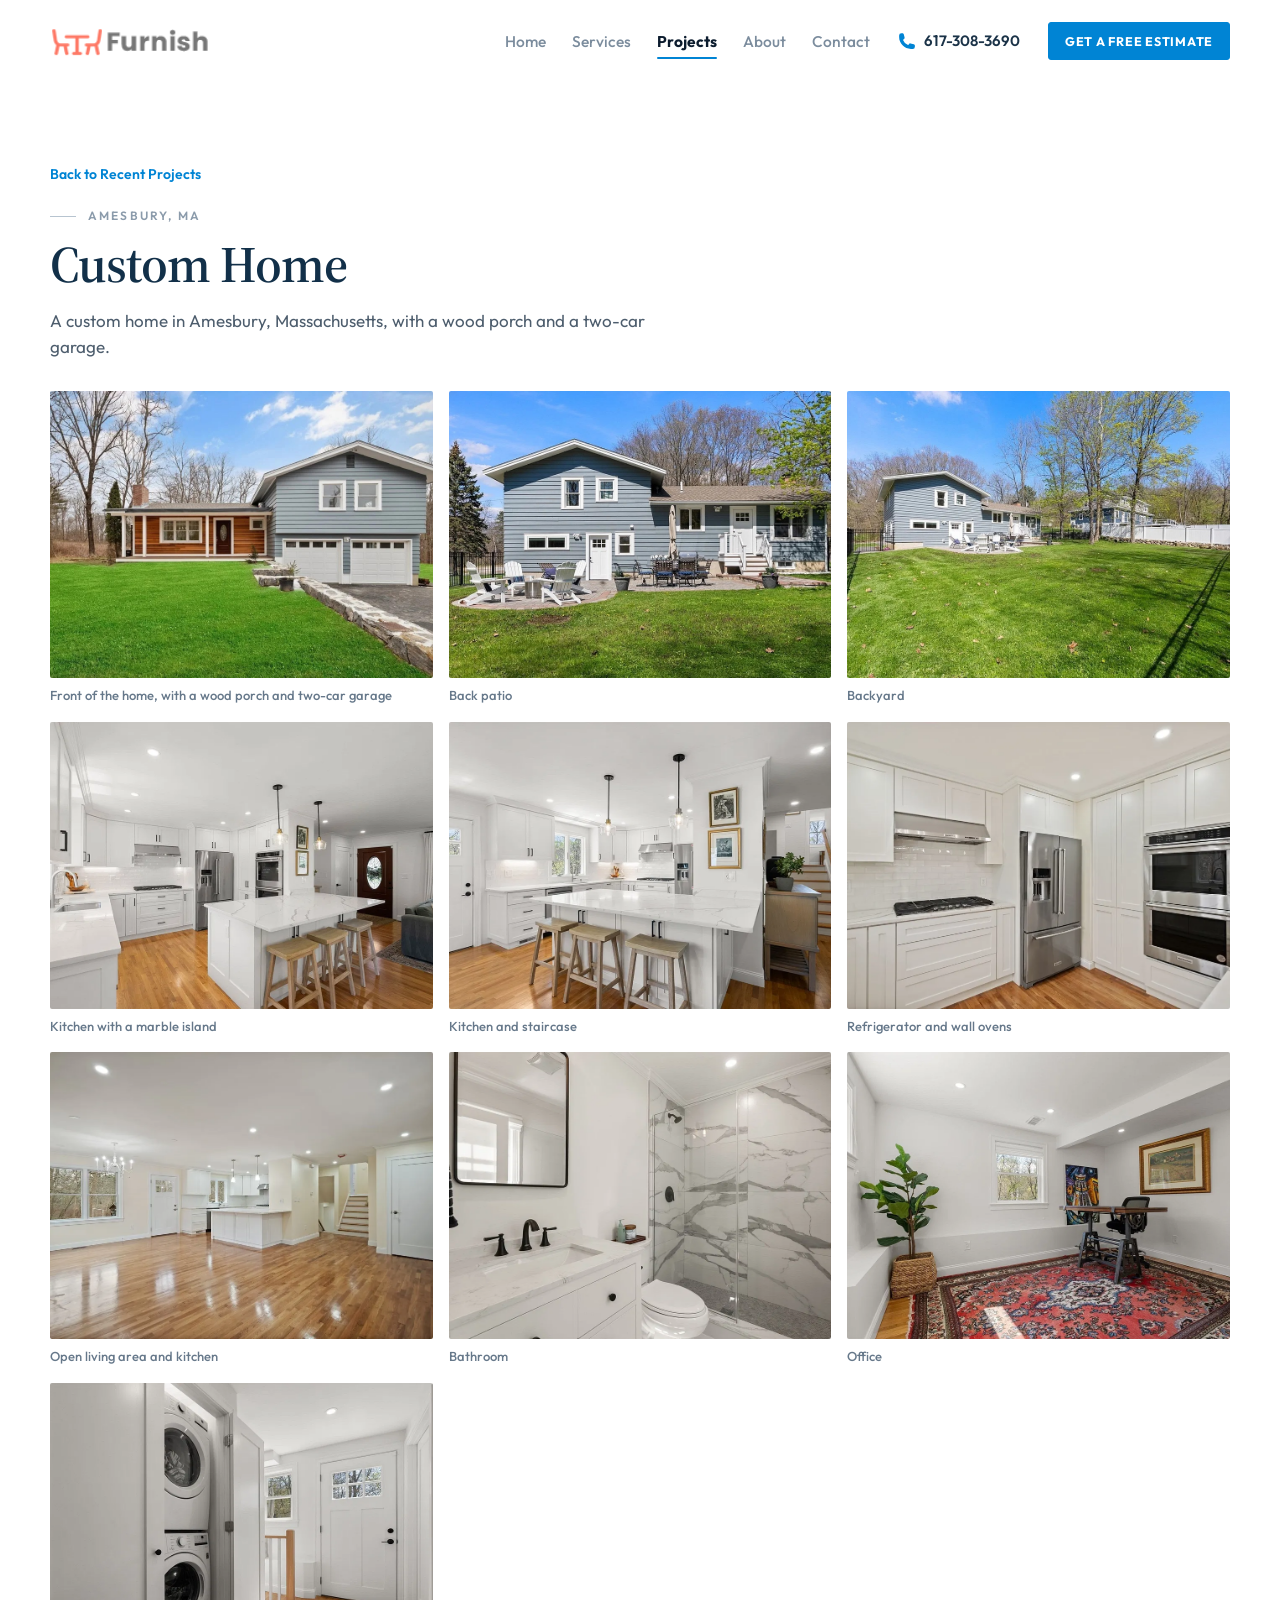
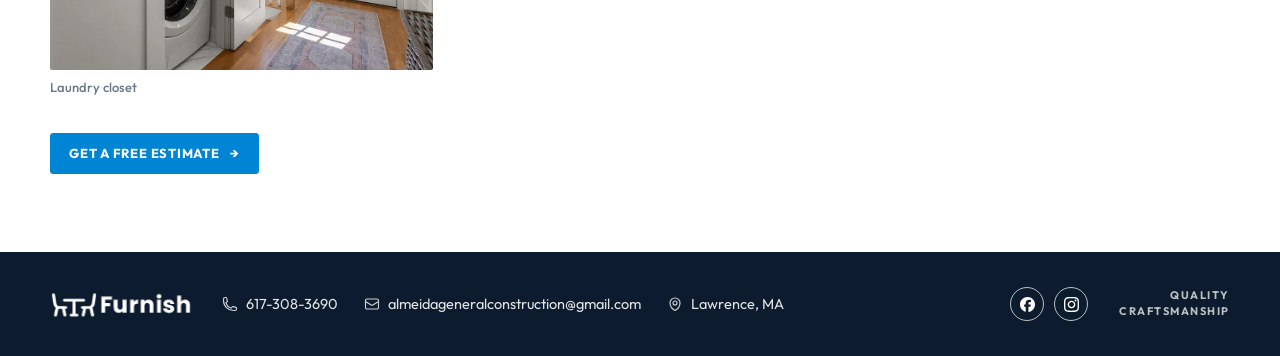
<file: custom-home-amesbury-2.html>
<!DOCTYPE html>
<html lang="en">
<head>
  <meta charset="utf-8">
  <meta name="viewport" content="width=device-width, initial-scale=1">
  <title>Custom Home in Amesbury | Almeida General Construction</title>
  <meta name="description" content="Gallery of a custom home in Amesbury, Massachusetts, with a wood porch and two-car garage, built by Almeida General Construction.">
  <link rel="icon" href="assets/images/favicon.png" type="image/png">
  <link rel="preconnect" href="https://fonts.googleapis.com">
  <link rel="preconnect" href="https://fonts.gstatic.com" crossorigin>
  <link href="https://fonts.googleapis.com/css2?family=Outfit:wght@400;500;600;700&family=Source+Serif+4:opsz,wght@8..60,500;8..60,600;8..60,700&display=swap" rel="stylesheet">
  <link rel="stylesheet" href="assets/css/redesign.css?v=33">
</head>
<body>
  <a class="skip-link" href="#main">Skip to content</a>

  <header class="site-header" id="top">
    <div class="container header-inner">
      <a class="logo" href="index.html">
        <img src="assets/images/logo.png" alt="Almeida General Construction">
      </a>
      <button class="nav-toggle" type="button" aria-expanded="false" aria-controls="site-nav" aria-label="Open menu">
        <span></span>
      </button>
      <nav class="site-nav" id="site-nav">
        <ul>
          <li><a href="index.html">Home</a></li>
          <li><a href="index.html#services">Services</a></li>
          <li><a class="active" href="projects.html">Projects</a></li>
          <li><a href="index.html#about">About</a></li>
          <li><a href="index.html#contact">Contact</a></li>
          <li class="nav-extra"><a href="tel:6173083690">617-308-3690</a></li>
          <li class="nav-extra"><a class="btn" href="index.html#contact">Get a Free Estimate</a></li>
        </ul>
      </nav>
      <a class="header-phone" href="tel:6173083690">
        <svg viewBox="0 0 24 24" width="18" height="18" aria-hidden="true" fill="currentColor">
          <path fill-rule="evenodd" d="M1.5 4.5a3 3 0 0 1 3-3h1.372c.86 0 1.61.586 1.819 1.42l1.105 4.423a1.875 1.875 0 0 1-.694 1.955l-1.293.97c-.135.101-.164.249-.126.352a11.285 11.285 0 0 0 6.697 6.697c.103.038.25.009.352-.126l.97-1.293a1.875 1.875 0 0 1 1.955-.694l4.423 1.105c.834.209 1.42.959 1.42 1.82V19.5a3 3 0 0 1-3 3h-2.25C8.552 22.5 1.5 15.448 1.5 6.75V4.5Z" clip-rule="evenodd"/>
        </svg>
        617-308-3690
      </a>
      <a class="btn btn-header" href="index.html#contact">Get a Free Estimate</a>
    </div>
  </header>

  <main id="main">
    <section class="section project-page">
      <div class="container">
        <a class="project-link" href="index.html#projects">Back to Recent Projects</a>
        <p class="section-label">Amesbury, MA</p>
        <h2>Custom Home</h2>
        <p class="project-intro">A custom home in Amesbury, Massachusetts, with a wood porch and a two-car garage.</p>
        <div class="gallery">
          <figure>
            <img src="assets/images/project/amesbury-2/front.jpg" alt="Gray custom home with a wood porch and two-car garage in Amesbury, Massachusetts">
            <figcaption>Front of the home, with a wood porch and two-car garage</figcaption>
          </figure>
          <figure>
            <img src="assets/images/project/amesbury-2/patio.jpg" alt="Back patio of the Amesbury custom home">
            <figcaption>Back patio</figcaption>
          </figure>
          <figure>
            <img src="assets/images/project/amesbury-2/backyard.jpg" alt="Backyard of the Amesbury custom home">
            <figcaption>Backyard</figcaption>
          </figure>
          <figure>
            <img src="assets/images/project/amesbury-2/kitchen-island.png" alt="White kitchen with a marble island in the Amesbury home">
            <figcaption>Kitchen with a marble island</figcaption>
          </figure>
          <figure>
            <img src="assets/images/project/amesbury-2/kitchen-stairs.png" alt="Kitchen and staircase in the Amesbury home">
            <figcaption>Kitchen and staircase</figcaption>
          </figure>
          <figure>
            <img src="assets/images/project/amesbury-2/appliances.png" alt="White cabinets, refrigerator, and wall ovens in the Amesbury kitchen">
            <figcaption>Refrigerator and wall ovens</figcaption>
          </figure>
          <figure>
            <img src="assets/images/project/amesbury-2/open-living.png" alt="Open living area and kitchen in the Amesbury home">
            <figcaption>Open living area and kitchen</figcaption>
          </figure>
          <figure>
            <img src="assets/images/project/amesbury-2/bathroom.png" alt="Bathroom with a marble shower in the Amesbury home">
            <figcaption>Bathroom</figcaption>
          </figure>
          <figure>
            <img src="assets/images/project/amesbury-2/office.png" alt="Office in the Amesbury home">
            <figcaption>Office</figcaption>
          </figure>
          <figure>
            <img src="assets/images/project/amesbury-2/laundry.png" alt="Stacked washer and dryer in the Amesbury home">
            <figcaption>Laundry closet</figcaption>
          </figure>
        </div>
        <div class="project-actions">
          <a class="btn" href="index.html#contact">Get a Free Estimate <span aria-hidden="true">→</span></a>
        </div>
      </div>
    </section>
  </main>

  <footer class="site-footer">
    <div class="container footer-inner">
      <a class="footer-logo" href="index.html">
        <img src="assets/images/logo.png" alt="Almeida General Construction">
      </a>
      <ul class="footer-meta">
        <li>
          <svg viewBox="0 0 24 24" aria-hidden="true" fill="none"><path stroke-linecap="round" stroke-linejoin="round" d="M2.25 6.75c0 8.284 6.716 15 15 15h2.25a2.25 2.25 0 0 0 2.25-2.25v-1.372c0-.516-.351-.966-.852-1.091l-4.423-1.106c-.44-.11-.902.055-1.173.417l-.97 1.293c-.282.376-.769.542-1.21.38a12.035 12.035 0 0 1-7.143-7.143c-.162-.441.004-.928.38-1.21l1.293-.97c.363-.271.527-.734.417-1.173L6.963 3.102a1.125 1.125 0 0 0-1.091-.852H4.5A2.25 2.25 0 0 0 2.25 4.5v2.25Z"/></svg>
          <a href="tel:6173083690">617-308-3690</a>
        </li>
        <li>
          <svg viewBox="0 0 24 24" aria-hidden="true" fill="none"><path stroke-linecap="round" stroke-linejoin="round" d="M21.75 6.75v10.5a2.25 2.25 0 0 1-2.25 2.25h-15a2.25 2.25 0 0 1-2.25-2.25V6.75m19.5 0A2.25 2.25 0 0 0 19.5 4.5h-15a2.25 2.25 0 0 0-2.25 2.25m19.5 0v.243a2.25 2.25 0 0 1-1.07 1.916l-7.5 4.615a2.25 2.25 0 0 1-2.36 0L3.32 8.91a2.25 2.25 0 0 1-1.07-1.916V6.75"/></svg>
          <a href="mailto:almeidageneralconstruction@gmail.com">almeidageneralconstruction@gmail.com</a>
        </li>
        <li>
          <svg viewBox="0 0 24 24" aria-hidden="true" fill="none"><path stroke-linecap="round" stroke-linejoin="round" d="M15 10.5a3 3 0 1 1-6 0 3 3 0 0 1 6 0Z"/><path stroke-linecap="round" stroke-linejoin="round" d="M19.5 10.5c0 7.142-7.5 11.25-7.5 11.25S4.5 17.642 4.5 10.5a7.5 7.5 0 1 1 15 0Z"/></svg>
          Lawrence, MA
        </li>
      </ul>
      <div class="footer-end">
        <div class="socials">
          <a class="social" href="https://www.facebook.com/almeidageneralconstruction/" target="_blank" rel="noopener" aria-label="Almeida General Construction on Facebook">
            <svg viewBox="0 0 24 24" aria-hidden="true"><path d="M9.101 23.691v-7.98H6.627v-3.667h2.474v-1.58c0-4.085 1.848-5.978 5.858-5.978.401 0 .955.042 1.468.103a8.68 8.68 0 0 1 1.141.195v3.325a8.623 8.623 0 0 0-.653-.036 26.805 26.805 0 0 0-.733-.009c-.707 0-1.259.096-1.675.309a1.686 1.686 0 0 0-.679.622c-.258.42-.374.995-.374 1.752v1.297h3.919l-.386 2.103-.287 1.564h-3.246v8.245C19.396 23.238 24 18.179 24 12.044c0-6.627-5.373-12-12-12s-12 5.373-12 12c0 5.628 3.874 10.35 9.101 11.647Z"/></svg>
          </a>
          <a class="social" href="https://www.instagram.com/almeidageneralconstruction/" target="_blank" rel="noopener" aria-label="Almeida General Construction on Instagram">
            <svg viewBox="0 0 24 24" aria-hidden="true"><path d="M7.0301.084c-1.2768.0602-2.1487.264-2.911.5634-.7888.3075-1.4575.72-2.1228 1.3877-.6652.6677-1.075 1.3368-1.3802 2.127-.2954.7638-.4956 1.6365-.552 2.914-.0564 1.2775-.0689 1.6882-.0626 4.947.0062 3.2586.0206 3.6671.0825 4.9473.061 1.2765.264 2.1482.5635 2.9107.308.7889.72 1.4573 1.388 2.1228.6679.6655 1.3365 1.0743 2.1285 1.38.7632.295 1.6361.4961 2.9134.552 1.2773.056 1.6884.069 4.9462.0627 3.2578-.0062 3.668-.0207 4.9478-.0814 1.28-.0607 2.147-.2652 2.9098-.5633.7889-.3086 1.4578-.72 2.1228-1.3881.665-.6682 1.0745-1.3378 1.3795-2.1284.2957-.7632.4966-1.636.552-2.9124.056-1.2809.0692-1.6898.063-4.948-.0063-3.2583-.021-3.6668-.0817-4.9465-.0607-1.2797-.264-2.1487-.5633-2.9117-.3084-.7889-.72-1.4568-1.3876-2.1228C21.2982 1.33 20.628.9208 19.8378.6165 19.074.321 18.2017.1197 16.9244.0645 15.6471.0093 15.236-.005 11.977.0014 8.718.0076 8.31.0215 7.0301.0839m.1402 21.6932c-1.17-.0509-1.8053-.2453-2.2287-.408-.5606-.216-.96-.4771-1.3819-.895-.422-.4178-.6811-.8186-.9-1.378-.1644-.4234-.3624-1.058-.4171-2.228-.0595-1.2645-.072-1.6442-.079-4.848-.007-3.2037.0053-3.583.0607-4.848.05-1.169.2456-1.805.408-2.2282.216-.5613.4762-.96.895-1.3816.4188-.4217.8184-.6814 1.3783-.9003.423-.1651 1.0575-.3614 2.227-.4171 1.2655-.06 1.6447-.072 4.848-.079 3.2033-.007 3.5835.005 4.8495.0608 1.169.0508 1.8053.2445 2.228.408.5608.216.96.4754 1.3816.895.4217.4194.6816.8176.9005 1.3787.1653.4217.3617 1.056.4169 2.2263.0602 1.2655.0739 1.645.0796 4.848.0058 3.203-.0055 3.5834-.061 4.848-.051 1.17-.245 1.8055-.408 2.2294-.216.5604-.4763.96-.8954 1.3814-.419.4215-.8181.6811-1.3783.9-.4224.1649-1.0577.3617-2.2262.4174-1.2656.0595-1.6448.072-4.8493.079-3.2045.007-3.5825-.006-4.848-.0608M16.953 5.5864A1.44 1.44 0 1 0 18.39 4.144a1.44 1.44 0 0 0-1.437 1.4424M5.8385 12.012c.0067 3.4032 2.7706 6.1557 6.173 6.1493 3.4026-.0065 6.157-2.7701 6.1506-6.1733-.0065-3.4032-2.771-6.1565-6.174-6.1498-3.403.0067-6.156 2.771-6.1496 6.1738M8 12.0077a4 4 0 1 1 4.008 3.9921A3.9996 3.9996 0 0 1 8 12.0077"/></svg>
          </a>
        </div>
        <p class="tagline">Quality Craftsmanship</p>
      </div>
    </div>
  </footer>

  <script src="assets/js/redesign.js?v=6"></script>
</body>
</html>
</file>
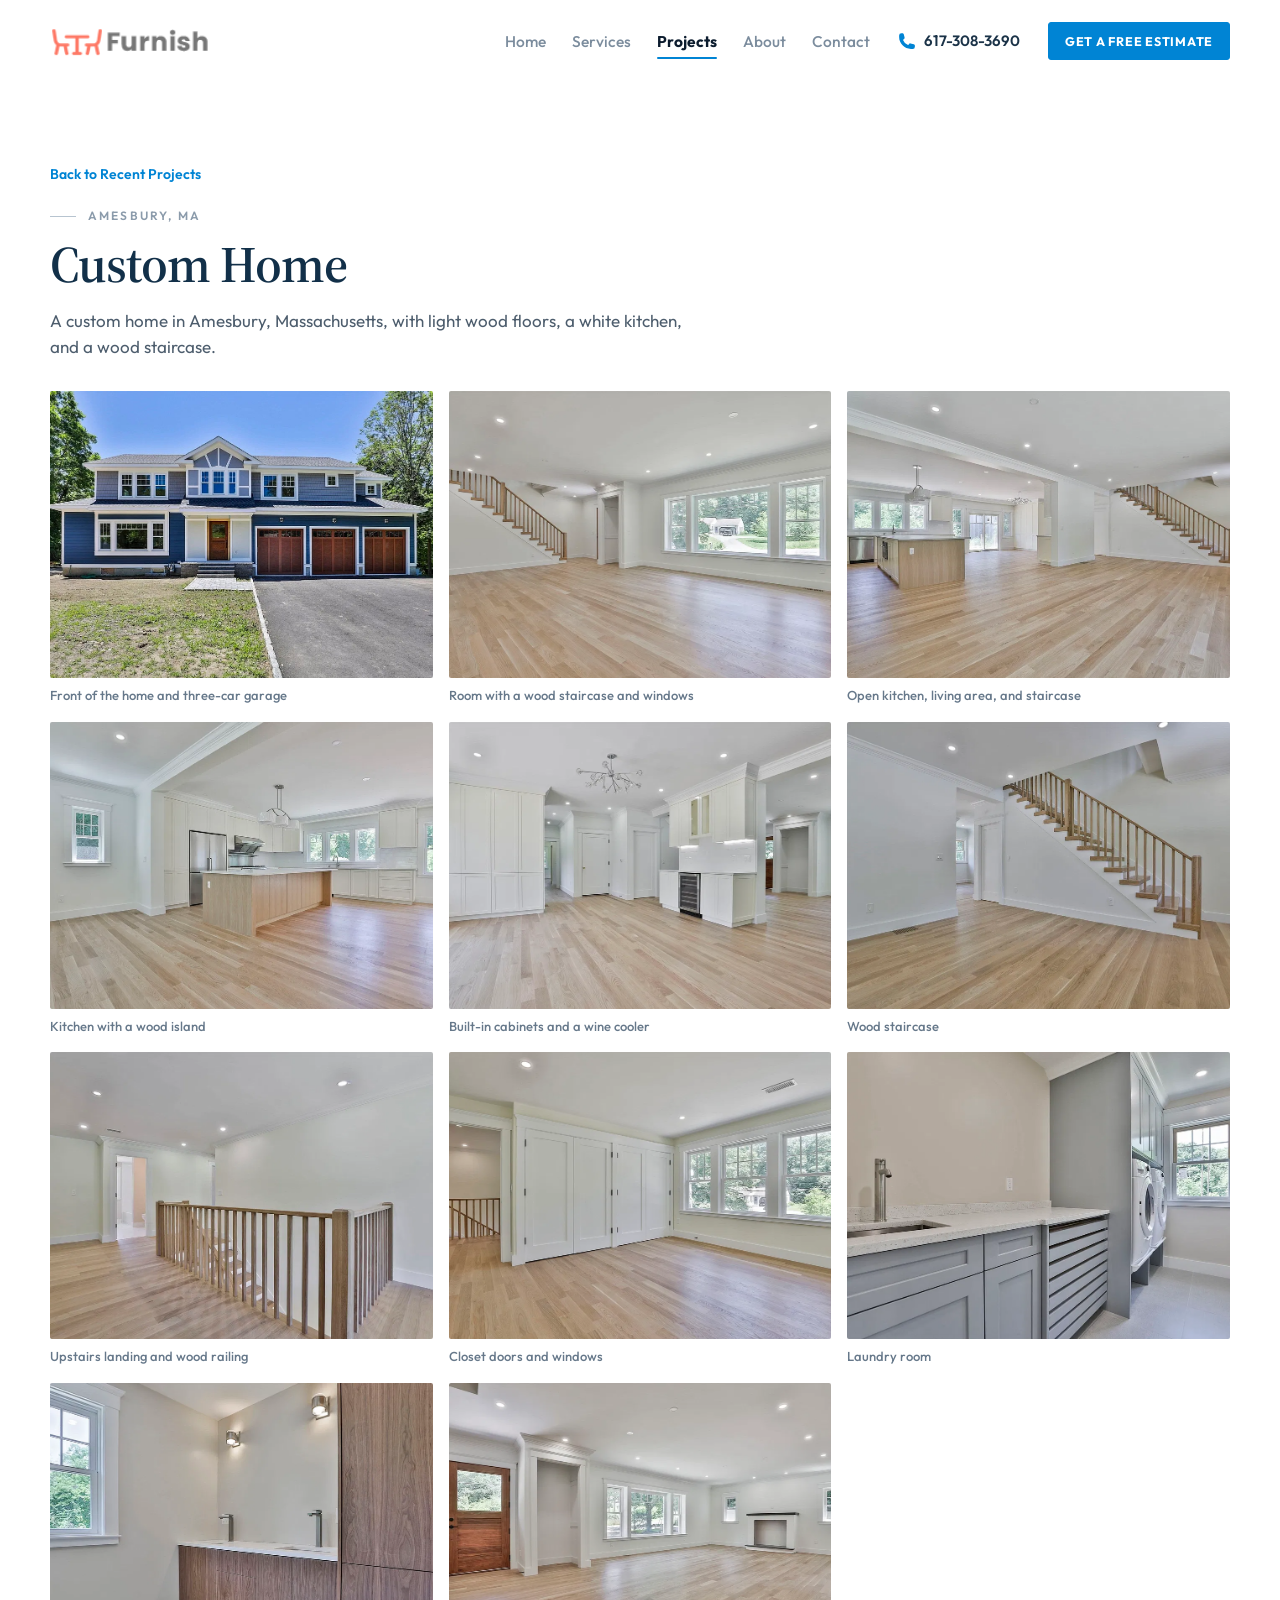
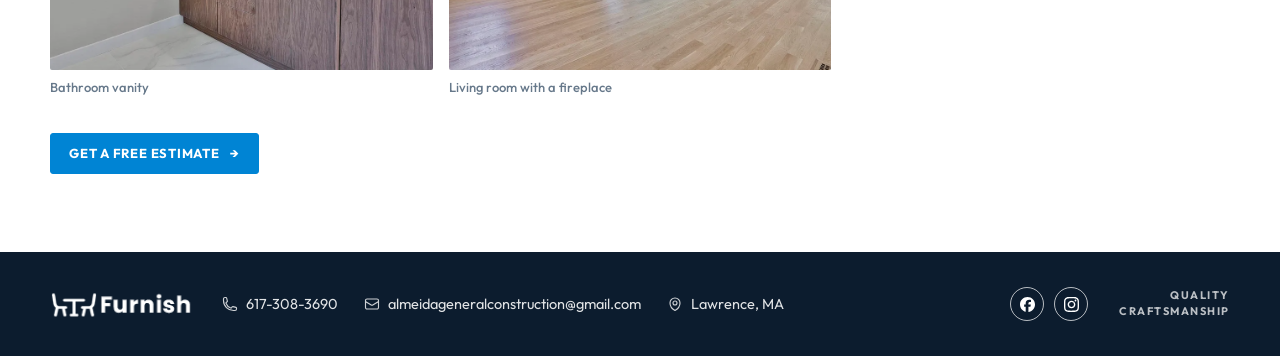
<file: custom-home-amesbury.html>
<!DOCTYPE html>
<html lang="en">
<head>
  <meta charset="utf-8">
  <meta name="viewport" content="width=device-width, initial-scale=1">
  <title>Custom Home in Amesbury | Almeida General Construction</title>
  <meta name="description" content="Gallery of a custom home in Amesbury, Massachusetts, built by Almeida General Construction.">
  <link rel="icon" href="assets/images/favicon.png" type="image/png">
  <link rel="preconnect" href="https://fonts.googleapis.com">
  <link rel="preconnect" href="https://fonts.gstatic.com" crossorigin>
  <link href="https://fonts.googleapis.com/css2?family=Outfit:wght@400;500;600;700&family=Source+Serif+4:opsz,wght@8..60,500;8..60,600;8..60,700&display=swap" rel="stylesheet">
  <link rel="stylesheet" href="assets/css/redesign.css?v=33">
</head>
<body>
  <a class="skip-link" href="#main">Skip to content</a>

  <header class="site-header" id="top">
    <div class="container header-inner">
      <a class="logo" href="index.html">
        <img src="assets/images/logo.png" alt="Almeida General Construction">
      </a>
      <button class="nav-toggle" type="button" aria-expanded="false" aria-controls="site-nav" aria-label="Open menu">
        <span></span>
      </button>
      <nav class="site-nav" id="site-nav">
        <ul>
          <li><a href="index.html">Home</a></li>
          <li><a href="index.html#services">Services</a></li>
          <li><a class="active" href="projects.html">Projects</a></li>
          <li><a href="index.html#about">About</a></li>
          <li><a href="index.html#contact">Contact</a></li>
          <li class="nav-extra"><a href="tel:6173083690">617-308-3690</a></li>
          <li class="nav-extra"><a class="btn" href="index.html#contact">Get a Free Estimate</a></li>
        </ul>
      </nav>
      <a class="header-phone" href="tel:6173083690">
        <svg viewBox="0 0 24 24" width="18" height="18" aria-hidden="true" fill="currentColor">
          <path fill-rule="evenodd" d="M1.5 4.5a3 3 0 0 1 3-3h1.372c.86 0 1.61.586 1.819 1.42l1.105 4.423a1.875 1.875 0 0 1-.694 1.955l-1.293.97c-.135.101-.164.249-.126.352a11.285 11.285 0 0 0 6.697 6.697c.103.038.25.009.352-.126l.97-1.293a1.875 1.875 0 0 1 1.955-.694l4.423 1.105c.834.209 1.42.959 1.42 1.82V19.5a3 3 0 0 1-3 3h-2.25C8.552 22.5 1.5 15.448 1.5 6.75V4.5Z" clip-rule="evenodd"/>
        </svg>
        617-308-3690
      </a>
      <a class="btn btn-header" href="index.html#contact">Get a Free Estimate</a>
    </div>
  </header>

  <main id="main">
    <section class="section project-page">
      <div class="container">
        <a class="project-link" href="index.html#projects">Back to Recent Projects</a>
        <p class="section-label">Amesbury, MA</p>
        <h2>Custom Home</h2>
        <p class="project-intro">A custom home in Amesbury, Massachusetts, with light wood floors, a white kitchen, and a wood staircase.</p>
        <div class="gallery">
          <figure>
            <img src="assets/images/project/amesbury/exterior.jpg" alt="Blue-gray custom home with a wood front door and three-car garage in Amesbury, Massachusetts">
            <figcaption>Front of the home and three-car garage</figcaption>
          </figure>
          <figure>
            <img src="assets/images/project/amesbury/stair-windows.png" alt="Room with a wood staircase and windows in the Amesbury home">
            <figcaption>Room with a wood staircase and windows</figcaption>
          </figure>
          <figure>
            <img src="assets/images/project/amesbury/open-living.png" alt="Open kitchen and living area with a wood staircase in the Amesbury home">
            <figcaption>Open kitchen, living area, and staircase</figcaption>
          </figure>
          <figure>
            <img src="assets/images/project/amesbury/kitchen.png" alt="White kitchen with a wood island in the Amesbury home">
            <figcaption>Kitchen with a wood island</figcaption>
          </figure>
          <figure>
            <img src="assets/images/project/amesbury/wine-cooler.png" alt="White cabinets and a wine cooler in the Amesbury home">
            <figcaption>Built-in cabinets and a wine cooler</figcaption>
          </figure>
          <figure>
            <img src="assets/images/project/amesbury/staircase.png" alt="Wood staircase in the Amesbury home">
            <figcaption>Wood staircase</figcaption>
          </figure>
          <figure>
            <img src="assets/images/project/amesbury/upstairs.png" alt="Upstairs landing and wood railing in the Amesbury home">
            <figcaption>Upstairs landing and wood railing</figcaption>
          </figure>
          <figure>
            <img src="assets/images/project/amesbury/closets.png" alt="Closet doors and windows in the Amesbury home">
            <figcaption>Closet doors and windows</figcaption>
          </figure>
          <figure>
            <img src="assets/images/project/amesbury/laundry.png" alt="Laundry room with gray cabinets in the Amesbury home">
            <figcaption>Laundry room</figcaption>
          </figure>
          <figure>
            <img src="assets/images/project/amesbury/bathroom.png" alt="Walnut bathroom vanity in the Amesbury home">
            <figcaption>Bathroom vanity</figcaption>
          </figure>
          <figure>
            <img src="assets/images/project/amesbury/fireplace.png" alt="Living room with a fireplace and wood door in the Amesbury home">
            <figcaption>Living room with a fireplace</figcaption>
          </figure>
        </div>
        <div class="project-actions">
          <a class="btn" href="index.html#contact">Get a Free Estimate <span aria-hidden="true">→</span></a>
        </div>
      </div>
    </section>
  </main>

  <footer class="site-footer">
    <div class="container footer-inner">
      <a class="footer-logo" href="index.html">
        <img src="assets/images/logo.png" alt="Almeida General Construction">
      </a>
      <ul class="footer-meta">
        <li>
          <svg viewBox="0 0 24 24" aria-hidden="true" fill="none"><path stroke-linecap="round" stroke-linejoin="round" d="M2.25 6.75c0 8.284 6.716 15 15 15h2.25a2.25 2.25 0 0 0 2.25-2.25v-1.372c0-.516-.351-.966-.852-1.091l-4.423-1.106c-.44-.11-.902.055-1.173.417l-.97 1.293c-.282.376-.769.542-1.21.38a12.035 12.035 0 0 1-7.143-7.143c-.162-.441.004-.928.38-1.21l1.293-.97c.363-.271.527-.734.417-1.173L6.963 3.102a1.125 1.125 0 0 0-1.091-.852H4.5A2.25 2.25 0 0 0 2.25 4.5v2.25Z"/></svg>
          <a href="tel:6173083690">617-308-3690</a>
        </li>
        <li>
          <svg viewBox="0 0 24 24" aria-hidden="true" fill="none"><path stroke-linecap="round" stroke-linejoin="round" d="M21.75 6.75v10.5a2.25 2.25 0 0 1-2.25 2.25h-15a2.25 2.25 0 0 1-2.25-2.25V6.75m19.5 0A2.25 2.25 0 0 0 19.5 4.5h-15a2.25 2.25 0 0 0-2.25 2.25m19.5 0v.243a2.25 2.25 0 0 1-1.07 1.916l-7.5 4.615a2.25 2.25 0 0 1-2.36 0L3.32 8.91a2.25 2.25 0 0 1-1.07-1.916V6.75"/></svg>
          <a href="mailto:almeidageneralconstruction@gmail.com">almeidageneralconstruction@gmail.com</a>
        </li>
        <li>
          <svg viewBox="0 0 24 24" aria-hidden="true" fill="none"><path stroke-linecap="round" stroke-linejoin="round" d="M15 10.5a3 3 0 1 1-6 0 3 3 0 0 1 6 0Z"/><path stroke-linecap="round" stroke-linejoin="round" d="M19.5 10.5c0 7.142-7.5 11.25-7.5 11.25S4.5 17.642 4.5 10.5a7.5 7.5 0 1 1 15 0Z"/></svg>
          Lawrence, MA
        </li>
      </ul>
      <div class="footer-end">
        <div class="socials">
          <a class="social" href="https://www.facebook.com/almeidageneralconstruction/" target="_blank" rel="noopener" aria-label="Almeida General Construction on Facebook">
            <svg viewBox="0 0 24 24" aria-hidden="true"><path d="M9.101 23.691v-7.98H6.627v-3.667h2.474v-1.58c0-4.085 1.848-5.978 5.858-5.978.401 0 .955.042 1.468.103a8.68 8.68 0 0 1 1.141.195v3.325a8.623 8.623 0 0 0-.653-.036 26.805 26.805 0 0 0-.733-.009c-.707 0-1.259.096-1.675.309a1.686 1.686 0 0 0-.679.622c-.258.42-.374.995-.374 1.752v1.297h3.919l-.386 2.103-.287 1.564h-3.246v8.245C19.396 23.238 24 18.179 24 12.044c0-6.627-5.373-12-12-12s-12 5.373-12 12c0 5.628 3.874 10.35 9.101 11.647Z"/></svg>
          </a>
          <a class="social" href="https://www.instagram.com/almeidageneralconstruction/" target="_blank" rel="noopener" aria-label="Almeida General Construction on Instagram">
            <svg viewBox="0 0 24 24" aria-hidden="true"><path d="M7.0301.084c-1.2768.0602-2.1487.264-2.911.5634-.7888.3075-1.4575.72-2.1228 1.3877-.6652.6677-1.075 1.3368-1.3802 2.127-.2954.7638-.4956 1.6365-.552 2.914-.0564 1.2775-.0689 1.6882-.0626 4.947.0062 3.2586.0206 3.6671.0825 4.9473.061 1.2765.264 2.1482.5635 2.9107.308.7889.72 1.4573 1.388 2.1228.6679.6655 1.3365 1.0743 2.1285 1.38.7632.295 1.6361.4961 2.9134.552 1.2773.056 1.6884.069 4.9462.0627 3.2578-.0062 3.668-.0207 4.9478-.0814 1.28-.0607 2.147-.2652 2.9098-.5633.7889-.3086 1.4578-.72 2.1228-1.3881.665-.6682 1.0745-1.3378 1.3795-2.1284.2957-.7632.4966-1.636.552-2.9124.056-1.2809.0692-1.6898.063-4.948-.0063-3.2583-.021-3.6668-.0817-4.9465-.0607-1.2797-.264-2.1487-.5633-2.9117-.3084-.7889-.72-1.4568-1.3876-2.1228C21.2982 1.33 20.628.9208 19.8378.6165 19.074.321 18.2017.1197 16.9244.0645 15.6471.0093 15.236-.005 11.977.0014 8.718.0076 8.31.0215 7.0301.0839m.1402 21.6932c-1.17-.0509-1.8053-.2453-2.2287-.408-.5606-.216-.96-.4771-1.3819-.895-.422-.4178-.6811-.8186-.9-1.378-.1644-.4234-.3624-1.058-.4171-2.228-.0595-1.2645-.072-1.6442-.079-4.848-.007-3.2037.0053-3.583.0607-4.848.05-1.169.2456-1.805.408-2.2282.216-.5613.4762-.96.895-1.3816.4188-.4217.8184-.6814 1.3783-.9003.423-.1651 1.0575-.3614 2.227-.4171 1.2655-.06 1.6447-.072 4.848-.079 3.2033-.007 3.5835.005 4.8495.0608 1.169.0508 1.8053.2445 2.228.408.5608.216.96.4754 1.3816.895.4217.4194.6816.8176.9005 1.3787.1653.4217.3617 1.056.4169 2.2263.0602 1.2655.0739 1.645.0796 4.848.0058 3.203-.0055 3.5834-.061 4.848-.051 1.17-.245 1.8055-.408 2.2294-.216.5604-.4763.96-.8954 1.3814-.419.4215-.8181.6811-1.3783.9-.4224.1649-1.0577.3617-2.2262.4174-1.2656.0595-1.6448.072-4.8493.079-3.2045.007-3.5825-.006-4.848-.0608M16.953 5.5864A1.44 1.44 0 1 0 18.39 4.144a1.44 1.44 0 0 0-1.437 1.4424M5.8385 12.012c.0067 3.4032 2.7706 6.1557 6.173 6.1493 3.4026-.0065 6.157-2.7701 6.1506-6.1733-.0065-3.4032-2.771-6.1565-6.174-6.1498-3.403.0067-6.156 2.771-6.1496 6.1738M8 12.0077a4 4 0 1 1 4.008 3.9921A3.9996 3.9996 0 0 1 8 12.0077"/></svg>
          </a>
        </div>
        <p class="tagline">Quality Craftsmanship</p>
      </div>
    </div>
  </footer>

  <script src="assets/js/redesign.js?v=6"></script>
</body>
</html>
</file>
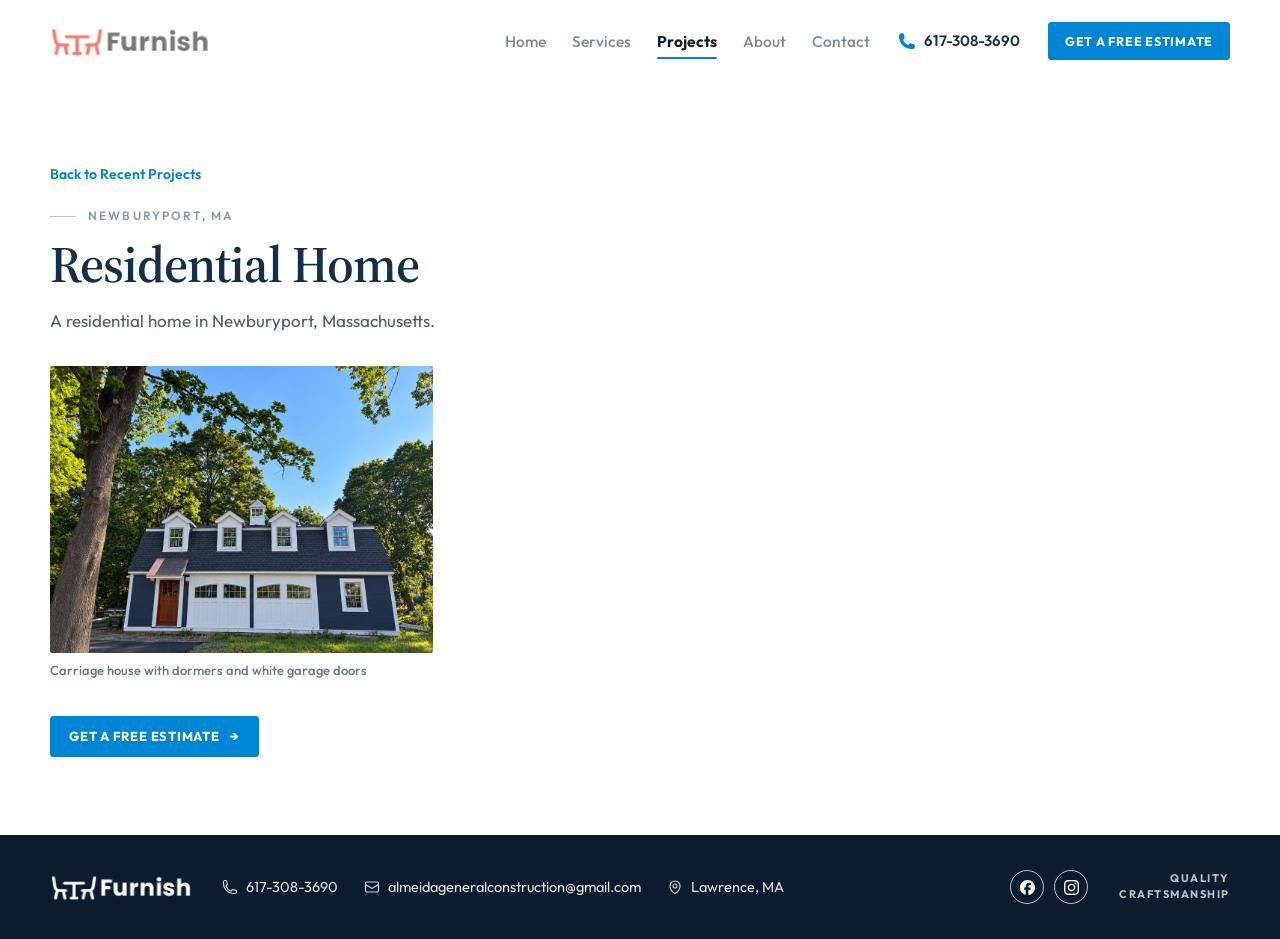
<file: custom-home-newburyport.html>
<!DOCTYPE html>
<html lang="en">
<head>
  <meta charset="utf-8">
  <meta name="viewport" content="width=device-width, initial-scale=1">
  <title>Residential Home in Newburyport | Almeida General Construction</title>
  <meta name="description" content="Gallery of a residential home in Newburyport, Massachusetts, built by Almeida General Construction.">
  <link rel="icon" href="assets/images/favicon.png" type="image/png">
  <link rel="preconnect" href="https://fonts.googleapis.com">
  <link rel="preconnect" href="https://fonts.gstatic.com" crossorigin>
  <link href="https://fonts.googleapis.com/css2?family=Outfit:wght@400;500;600;700&family=Source+Serif+4:opsz,wght@8..60,500;8..60,600;8..60,700&display=swap" rel="stylesheet">
  <link rel="stylesheet" href="assets/css/redesign.css?v=33">
</head>
<body>
  <a class="skip-link" href="#main">Skip to content</a>

  <header class="site-header" id="top">
    <div class="container header-inner">
      <a class="logo" href="index.html">
        <img src="assets/images/logo.png" alt="Almeida General Construction">
      </a>
      <button class="nav-toggle" type="button" aria-expanded="false" aria-controls="site-nav" aria-label="Open menu">
        <span></span>
      </button>
      <nav class="site-nav" id="site-nav">
        <ul>
          <li><a href="index.html">Home</a></li>
          <li><a href="index.html#services">Services</a></li>
          <li><a class="active" href="projects.html">Projects</a></li>
          <li><a href="index.html#about">About</a></li>
          <li><a href="index.html#contact">Contact</a></li>
          <li class="nav-extra"><a href="tel:6173083690">617-308-3690</a></li>
          <li class="nav-extra"><a class="btn" href="index.html#contact">Get a Free Estimate</a></li>
        </ul>
      </nav>
      <a class="header-phone" href="tel:6173083690">
        <svg viewBox="0 0 24 24" width="18" height="18" aria-hidden="true" fill="currentColor">
          <path fill-rule="evenodd" d="M1.5 4.5a3 3 0 0 1 3-3h1.372c.86 0 1.61.586 1.819 1.42l1.105 4.423a1.875 1.875 0 0 1-.694 1.955l-1.293.97c-.135.101-.164.249-.126.352a11.285 11.285 0 0 0 6.697 6.697c.103.038.25.009.352-.126l.97-1.293a1.875 1.875 0 0 1 1.955-.694l4.423 1.105c.834.209 1.42.959 1.42 1.82V19.5a3 3 0 0 1-3 3h-2.25C8.552 22.5 1.5 15.448 1.5 6.75V4.5Z" clip-rule="evenodd"/>
        </svg>
        617-308-3690
      </a>
      <a class="btn btn-header" href="index.html#contact">Get a Free Estimate</a>
    </div>
  </header>

  <main id="main">
    <section class="section project-page">
      <div class="container">
        <a class="project-link" href="index.html#projects">Back to Recent Projects</a>
        <p class="section-label">Newburyport, MA</p>
        <h2>Residential Home</h2>
        <p class="project-intro">A residential home in Newburyport, Massachusetts.</p>
        <div class="gallery">
          <figure>
            <img src="assets/images/project/newburyport-home.jpg" alt="Blue carriage house with dormers and white garage doors in Newburyport, Massachusetts">
            <figcaption>Carriage house with dormers and white garage doors</figcaption>
          </figure>
        </div>
        <div class="project-actions">
          <a class="btn" href="index.html#contact">Get a Free Estimate <span aria-hidden="true">→</span></a>
        </div>
      </div>
    </section>
  </main>

  <footer class="site-footer">
    <div class="container footer-inner">
      <a class="footer-logo" href="index.html">
        <img src="assets/images/logo.png" alt="Almeida General Construction">
      </a>
      <ul class="footer-meta">
        <li>
          <svg viewBox="0 0 24 24" aria-hidden="true" fill="none"><path stroke-linecap="round" stroke-linejoin="round" d="M2.25 6.75c0 8.284 6.716 15 15 15h2.25a2.25 2.25 0 0 0 2.25-2.25v-1.372c0-.516-.351-.966-.852-1.091l-4.423-1.106c-.44-.11-.902.055-1.173.417l-.97 1.293c-.282.376-.769.542-1.21.38a12.035 12.035 0 0 1-7.143-7.143c-.162-.441.004-.928.38-1.21l1.293-.97c.363-.271.527-.734.417-1.173L6.963 3.102a1.125 1.125 0 0 0-1.091-.852H4.5A2.25 2.25 0 0 0 2.25 4.5v2.25Z"/></svg>
          <a href="tel:6173083690">617-308-3690</a>
        </li>
        <li>
          <svg viewBox="0 0 24 24" aria-hidden="true" fill="none"><path stroke-linecap="round" stroke-linejoin="round" d="M21.75 6.75v10.5a2.25 2.25 0 0 1-2.25 2.25h-15a2.25 2.25 0 0 1-2.25-2.25V6.75m19.5 0A2.25 2.25 0 0 0 19.5 4.5h-15a2.25 2.25 0 0 0-2.25 2.25m19.5 0v.243a2.25 2.25 0 0 1-1.07 1.916l-7.5 4.615a2.25 2.25 0 0 1-2.36 0L3.32 8.91a2.25 2.25 0 0 1-1.07-1.916V6.75"/></svg>
          <a href="mailto:almeidageneralconstruction@gmail.com">almeidageneralconstruction@gmail.com</a>
        </li>
        <li>
          <svg viewBox="0 0 24 24" aria-hidden="true" fill="none"><path stroke-linecap="round" stroke-linejoin="round" d="M15 10.5a3 3 0 1 1-6 0 3 3 0 0 1 6 0Z"/><path stroke-linecap="round" stroke-linejoin="round" d="M19.5 10.5c0 7.142-7.5 11.25-7.5 11.25S4.5 17.642 4.5 10.5a7.5 7.5 0 1 1 15 0Z"/></svg>
          Lawrence, MA
        </li>
      </ul>
      <div class="footer-end">
        <div class="socials">
          <a class="social" href="https://www.facebook.com/almeidageneralconstruction/" target="_blank" rel="noopener" aria-label="Almeida General Construction on Facebook">
            <svg viewBox="0 0 24 24" aria-hidden="true"><path d="M9.101 23.691v-7.98H6.627v-3.667h2.474v-1.58c0-4.085 1.848-5.978 5.858-5.978.401 0 .955.042 1.468.103a8.68 8.68 0 0 1 1.141.195v3.325a8.623 8.623 0 0 0-.653-.036 26.805 26.805 0 0 0-.733-.009c-.707 0-1.259.096-1.675.309a1.686 1.686 0 0 0-.679.622c-.258.42-.374.995-.374 1.752v1.297h3.919l-.386 2.103-.287 1.564h-3.246v8.245C19.396 23.238 24 18.179 24 12.044c0-6.627-5.373-12-12-12s-12 5.373-12 12c0 5.628 3.874 10.35 9.101 11.647Z"/></svg>
          </a>
          <a class="social" href="https://www.instagram.com/almeidageneralconstruction/" target="_blank" rel="noopener" aria-label="Almeida General Construction on Instagram">
            <svg viewBox="0 0 24 24" aria-hidden="true"><path d="M7.0301.084c-1.2768.0602-2.1487.264-2.911.5634-.7888.3075-1.4575.72-2.1228 1.3877-.6652.6677-1.075 1.3368-1.3802 2.127-.2954.7638-.4956 1.6365-.552 2.914-.0564 1.2775-.0689 1.6882-.0626 4.947.0062 3.2586.0206 3.6671.0825 4.9473.061 1.2765.264 2.1482.5635 2.9107.308.7889.72 1.4573 1.388 2.1228.6679.6655 1.3365 1.0743 2.1285 1.38.7632.295 1.6361.4961 2.9134.552 1.2773.056 1.6884.069 4.9462.0627 3.2578-.0062 3.668-.0207 4.9478-.0814 1.28-.0607 2.147-.2652 2.9098-.5633.7889-.3086 1.4578-.72 2.1228-1.3881.665-.6682 1.0745-1.3378 1.3795-2.1284.2957-.7632.4966-1.636.552-2.9124.056-1.2809.0692-1.6898.063-4.948-.0063-3.2583-.021-3.6668-.0817-4.9465-.0607-1.2797-.264-2.1487-.5633-2.9117-.3084-.7889-.72-1.4568-1.3876-2.1228C21.2982 1.33 20.628.9208 19.8378.6165 19.074.321 18.2017.1197 16.9244.0645 15.6471.0093 15.236-.005 11.977.0014 8.718.0076 8.31.0215 7.0301.0839m.1402 21.6932c-1.17-.0509-1.8053-.2453-2.2287-.408-.5606-.216-.96-.4771-1.3819-.895-.422-.4178-.6811-.8186-.9-1.378-.1644-.4234-.3624-1.058-.4171-2.228-.0595-1.2645-.072-1.6442-.079-4.848-.007-3.2037.0053-3.583.0607-4.848.05-1.169.2456-1.805.408-2.2282.216-.5613.4762-.96.895-1.3816.4188-.4217.8184-.6814 1.3783-.9003.423-.1651 1.0575-.3614 2.227-.4171 1.2655-.06 1.6447-.072 4.848-.079 3.2033-.007 3.5835.005 4.8495.0608 1.169.0508 1.8053.2445 2.228.408.5608.216.96.4754 1.3816.895.4217.4194.6816.8176.9005 1.3787.1653.4217.3617 1.056.4169 2.2263.0602 1.2655.0739 1.645.0796 4.848.0058 3.203-.0055 3.5834-.061 4.848-.051 1.17-.245 1.8055-.408 2.2294-.216.5604-.4763.96-.8954 1.3814-.419.4215-.8181.6811-1.3783.9-.4224.1649-1.0577.3617-2.2262.4174-1.2656.0595-1.6448.072-4.8493.079-3.2045.007-3.5825-.006-4.848-.0608M16.953 5.5864A1.44 1.44 0 1 0 18.39 4.144a1.44 1.44 0 0 0-1.437 1.4424M5.8385 12.012c.0067 3.4032 2.7706 6.1557 6.173 6.1493 3.4026-.0065 6.157-2.7701 6.1506-6.1733-.0065-3.4032-2.771-6.1565-6.174-6.1498-3.403.0067-6.156 2.771-6.1496 6.1738M8 12.0077a4 4 0 1 1 4.008 3.9921A3.9996 3.9996 0 0 1 8 12.0077"/></svg>
          </a>
        </div>
        <p class="tagline">Quality Craftsmanship</p>
      </div>
    </div>
  </footer>

  <script src="assets/js/redesign.js?v=6"></script>
</body>
</html>
</file>
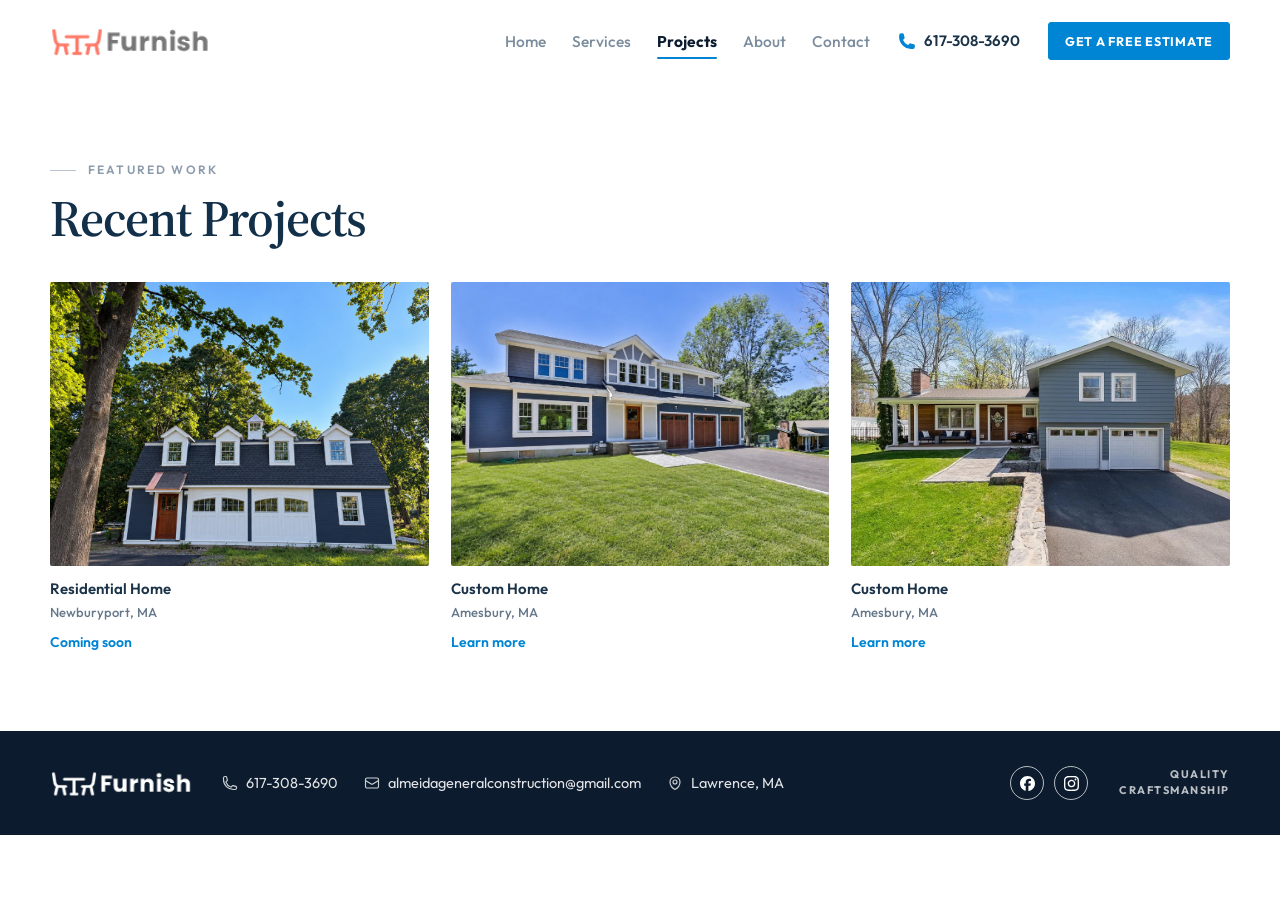
<file: projects.html>
<!DOCTYPE html>
<html lang="en">
<head>
  <meta charset="utf-8">
  <meta name="viewport" content="width=device-width, initial-scale=1">
  <title>Projects | Almeida General Construction</title>
  <meta name="description" content="Residential and commercial projects by Almeida General Construction, including kitchens, renovations, and custom woodwork across New England.">
  <link rel="icon" href="assets/images/favicon.png" type="image/png">
  <link rel="preconnect" href="https://fonts.googleapis.com">
  <link rel="preconnect" href="https://fonts.gstatic.com" crossorigin>
  <link href="https://fonts.googleapis.com/css2?family=Outfit:wght@400;500;600;700&family=Source+Serif+4:opsz,wght@8..60,500;8..60,600;8..60,700&display=swap" rel="stylesheet">
  <link rel="stylesheet" href="assets/css/redesign.css?v=33">
</head>
<body>
  <a class="skip-link" href="#main">Skip to content</a>

  <header class="site-header" id="top">
    <div class="container header-inner">
      <a class="logo" href="index.html">
        <img src="assets/images/logo.png" alt="Almeida General Construction">
      </a>
      <button class="nav-toggle" type="button" aria-expanded="false" aria-controls="site-nav" aria-label="Open menu">
        <span></span>
      </button>
      <nav class="site-nav" id="site-nav">
        <ul>
          <li><a href="index.html">Home</a></li>
          <li><a href="index.html#services">Services</a></li>
          <li><a class="active" href="projects.html">Projects</a></li>
          <li><a href="index.html#about">About</a></li>
          <li><a href="index.html#contact">Contact</a></li>
          <li class="nav-extra"><a href="tel:6173083690">617-308-3690</a></li>
          <li class="nav-extra"><a class="btn" href="index.html#contact">Get a Free Estimate</a></li>
        </ul>
      </nav>
      <a class="header-phone" href="tel:6173083690">
        <svg viewBox="0 0 24 24" width="18" height="18" aria-hidden="true" fill="currentColor">
          <path fill-rule="evenodd" d="M1.5 4.5a3 3 0 0 1 3-3h1.372c.86 0 1.61.586 1.819 1.42l1.105 4.423a1.875 1.875 0 0 1-.694 1.955l-1.293.97c-.135.101-.164.249-.126.352a11.285 11.285 0 0 0 6.697 6.697c.103.038.25.009.352-.126l.97-1.293a1.875 1.875 0 0 1 1.955-.694l4.423 1.105c.834.209 1.42.959 1.42 1.82V19.5a3 3 0 0 1-3 3h-2.25C8.552 22.5 1.5 15.448 1.5 6.75V4.5Z" clip-rule="evenodd"/>
        </svg>
        617-308-3690
      </a>
      <a class="btn btn-header" href="index.html#contact">Get a Free Estimate</a>
    </div>
  </header>

  <main id="main">
    <section class="section">
      <div class="container">
        <p class="section-label">Featured Work</p>
        <h2>Recent Projects</h2>
        <ul class="project-grid">
          <li>
            <figure>
              <img src="assets/images/project/newburyport-home.jpg" alt="Blue carriage house with dormers and white garage doors in Newburyport, Massachusetts">
              <figcaption>Residential Home <span>Newburyport, MA</span></figcaption>
              <a class="project-link" href="https://www.instagram.com/almeidageneralconstruction?vrfl=ZWFkNng1OTA5eG90&amp;utm_source=qr" target="_blank" rel="noopener">Coming soon</a>
            </figure>
          </li>
          <li>
            <figure>
              <img src="assets/images/project/amesbury-home-lawn.jpg" alt="Blue-gray custom home with a finished lawn, wood front door, and three-car garage in Amesbury, Massachusetts">
              <figcaption>Custom Home <span>Amesbury, MA</span></figcaption>
              <a class="project-link" href="custom-home-amesbury.html">Learn more</a>
            </figure>
          </li>
          <li>
            <figure>
              <img src="assets/images/project/newton-home.jpg" alt="Gray custom home with a wood porch and two-car garage in Amesbury, Massachusetts">
              <figcaption>Custom Home <span>Amesbury, MA</span></figcaption>
              <a class="project-link" href="custom-home-amesbury-2.html">Learn more</a>
            </figure>
          </li>
        </ul>
      </div>
    </section>
  </main>

  <footer class="site-footer">
    <div class="container footer-inner">
      <a class="footer-logo" href="index.html">
        <img src="assets/images/logo.png" alt="Almeida General Construction">
      </a>
      <ul class="footer-meta">
        <li>
          <svg viewBox="0 0 24 24" aria-hidden="true" fill="none"><path stroke-linecap="round" stroke-linejoin="round" d="M2.25 6.75c0 8.284 6.716 15 15 15h2.25a2.25 2.25 0 0 0 2.25-2.25v-1.372c0-.516-.351-.966-.852-1.091l-4.423-1.106c-.44-.11-.902.055-1.173.417l-.97 1.293c-.282.376-.769.542-1.21.38a12.035 12.035 0 0 1-7.143-7.143c-.162-.441.004-.928.38-1.21l1.293-.97c.363-.271.527-.734.417-1.173L6.963 3.102a1.125 1.125 0 0 0-1.091-.852H4.5A2.25 2.25 0 0 0 2.25 4.5v2.25Z"/></svg>
          <a href="tel:6173083690">617-308-3690</a>
        </li>
        <li>
          <svg viewBox="0 0 24 24" aria-hidden="true" fill="none"><path stroke-linecap="round" stroke-linejoin="round" d="M21.75 6.75v10.5a2.25 2.25 0 0 1-2.25 2.25h-15a2.25 2.25 0 0 1-2.25-2.25V6.75m19.5 0A2.25 2.25 0 0 0 19.5 4.5h-15a2.25 2.25 0 0 0-2.25 2.25m19.5 0v.243a2.25 2.25 0 0 1-1.07 1.916l-7.5 4.615a2.25 2.25 0 0 1-2.36 0L3.32 8.91a2.25 2.25 0 0 1-1.07-1.916V6.75"/></svg>
          <a href="mailto:almeidageneralconstruction@gmail.com">almeidageneralconstruction@gmail.com</a>
        </li>
        <li>
          <svg viewBox="0 0 24 24" aria-hidden="true" fill="none"><path stroke-linecap="round" stroke-linejoin="round" d="M15 10.5a3 3 0 1 1-6 0 3 3 0 0 1 6 0Z"/><path stroke-linecap="round" stroke-linejoin="round" d="M19.5 10.5c0 7.142-7.5 11.25-7.5 11.25S4.5 17.642 4.5 10.5a7.5 7.5 0 1 1 15 0Z"/></svg>
          Lawrence, MA
        </li>
      </ul>
      <div class="footer-end">
        <div class="socials">
          <a class="social" href="https://www.facebook.com/almeidageneralconstruction/" target="_blank" rel="noopener" aria-label="Almeida General Construction on Facebook">
            <svg viewBox="0 0 24 24" aria-hidden="true"><path d="M9.101 23.691v-7.98H6.627v-3.667h2.474v-1.58c0-4.085 1.848-5.978 5.858-5.978.401 0 .955.042 1.468.103a8.68 8.68 0 0 1 1.141.195v3.325a8.623 8.623 0 0 0-.653-.036 26.805 26.805 0 0 0-.733-.009c-.707 0-1.259.096-1.675.309a1.686 1.686 0 0 0-.679.622c-.258.42-.374.995-.374 1.752v1.297h3.919l-.386 2.103-.287 1.564h-3.246v8.245C19.396 23.238 24 18.179 24 12.044c0-6.627-5.373-12-12-12s-12 5.373-12 12c0 5.628 3.874 10.35 9.101 11.647Z"/></svg>
          </a>
          <a class="social" href="https://www.instagram.com/almeidageneralconstruction/" target="_blank" rel="noopener" aria-label="Almeida General Construction on Instagram">
            <svg viewBox="0 0 24 24" aria-hidden="true"><path d="M7.0301.084c-1.2768.0602-2.1487.264-2.911.5634-.7888.3075-1.4575.72-2.1228 1.3877-.6652.6677-1.075 1.3368-1.3802 2.127-.2954.7638-.4956 1.6365-.552 2.914-.0564 1.2775-.0689 1.6882-.0626 4.947.0062 3.2586.0206 3.6671.0825 4.9473.061 1.2765.264 2.1482.5635 2.9107.308.7889.72 1.4573 1.388 2.1228.6679.6655 1.3365 1.0743 2.1285 1.38.7632.295 1.6361.4961 2.9134.552 1.2773.056 1.6884.069 4.9462.0627 3.2578-.0062 3.668-.0207 4.9478-.0814 1.28-.0607 2.147-.2652 2.9098-.5633.7889-.3086 1.4578-.72 2.1228-1.3881.665-.6682 1.0745-1.3378 1.3795-2.1284.2957-.7632.4966-1.636.552-2.9124.056-1.2809.0692-1.6898.063-4.948-.0063-3.2583-.021-3.6668-.0817-4.9465-.0607-1.2797-.264-2.1487-.5633-2.9117-.3084-.7889-.72-1.4568-1.3876-2.1228C21.2982 1.33 20.628.9208 19.8378.6165 19.074.321 18.2017.1197 16.9244.0645 15.6471.0093 15.236-.005 11.977.0014 8.718.0076 8.31.0215 7.0301.0839m.1402 21.6932c-1.17-.0509-1.8053-.2453-2.2287-.408-.5606-.216-.96-.4771-1.3819-.895-.422-.4178-.6811-.8186-.9-1.378-.1644-.4234-.3624-1.058-.4171-2.228-.0595-1.2645-.072-1.6442-.079-4.848-.007-3.2037.0053-3.583.0607-4.848.05-1.169.2456-1.805.408-2.2282.216-.5613.4762-.96.895-1.3816.4188-.4217.8184-.6814 1.3783-.9003.423-.1651 1.0575-.3614 2.227-.4171 1.2655-.06 1.6447-.072 4.848-.079 3.2033-.007 3.5835.005 4.8495.0608 1.169.0508 1.8053.2445 2.228.408.5608.216.96.4754 1.3816.895.4217.4194.6816.8176.9005 1.3787.1653.4217.3617 1.056.4169 2.2263.0602 1.2655.0739 1.645.0796 4.848.0058 3.203-.0055 3.5834-.061 4.848-.051 1.17-.245 1.8055-.408 2.2294-.216.5604-.4763.96-.8954 1.3814-.419.4215-.8181.6811-1.3783.9-.4224.1649-1.0577.3617-2.2262.4174-1.2656.0595-1.6448.072-4.8493.079-3.2045.007-3.5825-.006-4.848-.0608M16.953 5.5864A1.44 1.44 0 1 0 18.39 4.144a1.44 1.44 0 0 0-1.437 1.4424M5.8385 12.012c.0067 3.4032 2.7706 6.1557 6.173 6.1493 3.4026-.0065 6.157-2.7701 6.1506-6.1733-.0065-3.4032-2.771-6.1565-6.174-6.1498-3.403.0067-6.156 2.771-6.1496 6.1738M8 12.0077a4 4 0 1 1 4.008 3.9921A3.9996 3.9996 0 0 1 8 12.0077"/></svg>
          </a>
        </div>
        <p class="tagline">Quality Craftsmanship</p>
      </div>
    </div>
  </footer>

  <script src="assets/js/redesign.js?v=6"></script>
</body>
</html>
</file>
<file: assets/css/redesign.css>
/* Almeida General Construction — homepage redesign */

:root {
  --navy: #123049;
  --navy-deep: #0c1c2e;
  --ink: #1b3348;
  --blue: #0084D4;
  --blue-dark: #155fa6;
  --blue-bright: #3b94d4;
  --muted: #66788a;
  --text: #4d5d6d;
  --line: #e4ebf1;
  --soft: #f4f7fb;
  --white: #ffffff;
  --serif: "Source Serif 4", Georgia, "Times New Roman", serif;
  --sans: "Outfit", "Avenir Next", "Segoe UI", sans-serif;
  --header: 82px;
  --max: 1180px;
}

*,
*::before,
*::after {
  box-sizing: border-box;
}

html {
  scroll-behavior: smooth;
}

body {
  margin: 0;
  font-family: var(--sans);
  color: var(--text);
  background: var(--white);
  line-height: 1.5;
}

img {
  max-width: 100%;
  display: block;
}

a {
  color: inherit;
  text-decoration: none;
}

button,
input,
textarea {
  font-family: inherit;
}

.container {
  width: min(var(--max), calc(100% - 48px));
  margin: 0 auto;
}

.skip-link {
  position: absolute;
  left: 16px;
  top: -40px;
  background: var(--blue);
  color: white;
  padding: 8px 12px;
  z-index: 1000;
}

.skip-link:focus {
  top: 12px;
}

/* Header */

.site-header {
  position: sticky;
  top: 0;
  z-index: 50;
  background: rgba(255, 255, 255, 0.96);
  backdrop-filter: blur(10px);
  border-bottom: 1px solid transparent;
}

.site-header.scrolled {
  border-bottom-color: var(--line);
  box-shadow: 0 8px 24px rgba(16, 36, 56, 0.06);
}

.header-inner {
  display: flex;
  align-items: center;
  gap: 28px;
  min-height: var(--header);
}

.logo img {
  height: 54px;
  width: auto;
}

.site-nav {
  margin-left: auto;
}

.site-nav ul {
  display: flex;
  align-items: center;
  gap: 26px;
  list-style: none;
  margin: 0;
  padding: 0;
}

.site-nav a {
  position: relative;
  font-size: 15.5px;
  font-weight: 500;
  color: #7b8c9d;
  padding: 8px 0;
}

.site-nav a.active {
  color: #0c1c2e;
  font-weight: 700;
}

.site-nav .btn {
  color: white;
  font-weight: 700;
}

.site-nav a.active::after {
  content: "";
  position: absolute;
  left: 0;
  right: 0;
  bottom: 0;
  height: 2px;
  background: var(--blue);
  border-radius: 2px;
}

.header-phone {
  display: inline-flex;
  align-items: center;
  gap: 8px;
  color: var(--ink);
  font-weight: 600;
  font-size: 15px;
  white-space: nowrap;
}

.header-phone svg,
.icon {
  flex: 0 0 auto;
}

.header-phone svg {
  color: #0084D4;
}

.nav-toggle {
  display: none;
  margin-left: auto;
  width: 44px;
  height: 44px;
  border: 0;
  background: transparent;
  padding: 10px;
  cursor: pointer;
}

.nav-toggle span,
.nav-toggle span::before,
.nav-toggle span::after {
  display: block;
  height: 2px;
  width: 22px;
  background: var(--navy);
  position: relative;
  transition: 0.2s ease;
}

.nav-toggle span::before,
.nav-toggle span::after {
  content: "";
  position: absolute;
  left: 0;
}

.nav-toggle span::before {
  top: -7px;
}

.nav-toggle span::after {
  top: 7px;
}

.nav-toggle.open span {
  background: transparent;
}

.nav-toggle.open span::before {
  top: 0;
  transform: rotate(45deg);
}

.nav-toggle.open span::after {
  top: 0;
  transform: rotate(-45deg);
}

.nav-extra {
  display: none;
}

/* Buttons */

.btn {
  display: inline-flex;
  align-items: center;
  justify-content: center;
  gap: 10px;
  background: var(--blue);
  color: white;
  border: 1.5px solid var(--blue);
  border-radius: 3px;
  padding: 13px 18px;
  font-size: 13px;
  font-weight: 700;
  letter-spacing: 0.06em;
  text-transform: uppercase;
  line-height: 1;
  cursor: pointer;
  transition: background 0.2s ease, border-color 0.2s ease, color 0.2s ease;
}

.btn:hover {
  background: var(--blue-dark);
  border-color: var(--blue-dark);
}

.btn-ghost {
  background: rgba(8, 18, 30, 0.28);
  border-color: rgba(255, 255, 255, 0.82);
  color: white;
}

.btn-ghost:hover {
  background: white;
  color: var(--navy);
  border-color: white;
}

.btn-header {
  padding: 12px 16px;
  font-size: 12.5px;
  white-space: nowrap;
}

/* Hero */

.hero {
  position: relative;
  min-height: 640px;
  display: flex;
  align-items: center;
  color: white;
  background:
    linear-gradient(100deg, rgba(7, 16, 28, 0.84) 0%, rgba(7, 16, 28, 0.58) 28%, rgba(7, 16, 28, 0.16) 56%, rgba(7, 16, 28, 0.05) 100%),
    url("../images/showcase/hero-kitchen-3.jpg") center 48% / cover no-repeat;
}

.hero-content {
  position: relative;
  z-index: 1;
  padding: 72px 0 80px;
  max-width: 680px;
}

.eyebrow,
.kicker {
  font-size: 13px;
  font-weight: 600;
  letter-spacing: 0.18em;
  text-transform: uppercase;
}

.hero .kicker {
  color: rgba(255, 255, 255, 0.92);
  margin: 0 0 18px;
}

.hero h1 {
  margin: 0;
  font-family: var(--serif);
  font-weight: 600;
  font-size: clamp(52px, 6vw, 78px);
  line-height: 0.98;
  letter-spacing: -0.025em;
  color: white;
}

.hero h1 span {
  color: #33A4DF;
}

.hero .services-line {
  margin: 22px 0 0;
  font-size: 13px;
  font-weight: 600;
  letter-spacing: 0.16em;
  text-transform: uppercase;
  color: rgba(255, 255, 255, 0.9);
}

.hero-actions {
  display: flex;
  flex-wrap: wrap;
  gap: 14px;
  margin-top: 32px;
}

/* Trust */

.trust {
  background: white;
  border-bottom: 1px solid var(--line);
}

.trust ul {
  list-style: none;
  display: grid;
  grid-template-columns: repeat(3, 1fr);
  gap: 24px;
  margin: 0;
  padding: 34px 0;
}

.trust li {
  display: flex;
  align-items: center;
  justify-content: center;
  gap: 14px;
  color: var(--navy);
}

.trust svg {
  width: 36px;
  height: 36px;
  stroke: var(--navy);
  fill: none;
  stroke-width: 1.6;
  stroke-linecap: round;
  stroke-linejoin: round;
}

.trust-pair {
  display: inline-flex;
  align-items: center;
  gap: 2px;
}

.trust-pair svg {
  width: 30px;
  height: 30px;
}

.trust strong {
  display: block;
  font-size: 13px;
  font-weight: 700;
  letter-spacing: 0.08em;
  line-height: 1.35;
}

/* Sections */

.section {
  padding: 78px 0;
}

.section-label {
  display: flex;
  align-items: center;
  gap: 12px;
  margin: 0 0 12px;
  color: #8b9bab;
  font-size: 12px;
  font-weight: 600;
  letter-spacing: 0.18em;
  text-transform: uppercase;
}

.section-label::before {
  content: "";
  width: 26px;
  height: 1px;
  background: #b7c4d0;
}

h2 {
  margin: 0;
  font-family: var(--serif);
  font-weight: 600;
  font-size: clamp(36px, 4vw, 52px);
  line-height: 1.08;
  letter-spacing: -0.02em;
  color: var(--navy);
}

.services {
  background: var(--soft);
}

.service-grid {
  list-style: none;
  display: grid;
  grid-template-columns: repeat(4, 1fr);
  gap: 22px;
  margin: 34px 0 0;
  padding: 0;
}

.service-grid figure {
  margin: 0;
}

.service-grid img,
.deck-art {
  width: 100%;
  aspect-ratio: 4 / 3;
  object-fit: cover;
  border-radius: 2px;
  background: #d5dde6;
}

.service-grid figcaption {
  margin-top: 14px;
  text-align: center;
  color: var(--ink);
  font-size: 12px;
  font-weight: 700;
  letter-spacing: 0.07em;
  text-transform: uppercase;
  line-height: 1.4;
}

/* Approach */

.approach {
  display: grid;
  grid-template-columns: 1.18fr 0.82fr;
  min-height: 560px;
  background: #04202F;
}

.approach-photo img {
  position: absolute;
  inset: 0;
  width: 100%;
  height: 100%;
  object-fit: cover;
}

.approach-photo {
  position: relative;
  min-height: 540px;
  overflow: hidden;
}

.approach-panel {
  color: white;
  padding: 64px 56px;
  display: flex;
  flex-direction: column;
  justify-content: center;
  align-items: flex-start;
}

.approach-panel .section-label {
  color: rgba(255, 255, 255, 0.72);
}

.approach-panel .section-label::before {
  background: rgba(255, 255, 255, 0.45);
}

.approach-panel h2 {
  color: white;
  max-width: 420px;
  margin-bottom: 36px;
}

.approach-points {
  list-style: none;
  display: grid;
  grid-template-columns: repeat(3, 1fr);
  gap: 18px;
  width: 100%;
  margin: 0 0 36px;
  padding: 0;
}

.approach-points li {
  display: flex;
  flex-direction: column;
  align-items: center;
  text-align: center;
  font-size: 14px;
  font-weight: 500;
  line-height: 1.35;
}

.approach-points svg {
  display: block;
  width: 34px;
  height: 34px;
  stroke: white;
  fill: none;
  stroke-width: 1.6;
  stroke-linecap: round;
  stroke-linejoin: round;
  margin-bottom: 10px;
}

/* Projects */

.project-set {
  margin-top: 28px;
}

.project-photos {
  display: grid;
  grid-template-columns: repeat(auto-fit, minmax(220px, 1fr));
  gap: 16px;
}

.project-photos img {
  width: 100%;
  aspect-ratio: 4 / 3;
  object-fit: cover;
  border-radius: 2px;
  background: #d5dde6;
}

.project-set-caption {
  margin: 12px 0 0;
  color: var(--ink);
  font-size: 15px;
  font-weight: 600;
}

.project-set-caption span {
  display: block;
  margin-top: 2px;
  color: var(--muted);
  font-size: 13px;
  font-weight: 500;
}

.project-link {
  display: inline-block;
  margin-top: 10px;
  color: var(--blue);
  font-size: 14px;
  font-weight: 600;
}

.project-link:hover {
  text-decoration: underline;
}

.project-soon {
  display: inline-block;
  margin-top: 10px;
  color: var(--muted);
  font-size: 14px;
  font-weight: 600;
}

.project-page .project-link {
  margin: 0 0 22px;
}

.project-intro {
  max-width: 640px;
  margin: 16px 0 0;
  font-size: 17px;
}

.gallery {
  display: grid;
  grid-template-columns: repeat(3, minmax(0, 1fr));
  gap: 16px;
  margin-top: 32px;
}

.gallery figure {
  margin: 0;
}

.gallery img {
  width: 100%;
  aspect-ratio: 4 / 3;
  object-fit: cover;
  border-radius: 2px;
  background: #d5dde6;
}

.gallery figcaption {
  margin-top: 8px;
  color: var(--muted);
  font-size: 13px;
  font-weight: 500;
}

.project-actions {
  margin-top: 36px;
}

.project-grid {
  list-style: none;
  display: grid;
  grid-template-columns: repeat(3, 1fr);
  gap: 26px 22px;
  margin: 36px 0 0;
  padding: 0;
}

.project-grid figure {
  margin: 0;
}

.project-grid img {
  width: 100%;
  aspect-ratio: 4 / 3;
  object-fit: cover;
  border-radius: 2px;
}

.project-grid figcaption {
  margin-top: 12px;
  color: var(--ink);
  font-size: 15px;
  font-weight: 600;
}

.project-grid figcaption span {
  display: block;
  margin-top: 2px;
  color: var(--muted);
  font-size: 13px;
  font-weight: 500;
}

/* Inspire */

.inspire {
  display: none;
  grid-template-columns: 1.15fr 0.85fr;
  min-height: 540px;
  background: #f4f7fb;
}

.inspire-photo {
  position: relative;
  min-height: 480px;
  overflow: hidden;
}

.inspire-photo img {
  position: absolute;
  inset: 0;
  width: 100%;
  height: 100%;
  object-fit: cover;
  object-position: center;
}

.inspire-panel {
  display: flex;
  flex-direction: column;
  justify-content: center;
  align-items: flex-start;
  padding: 72px 64px;
}

.inspire-panel .section-label {
  color: #8b9bab;
}

.inspire-panel .section-label::before {
  display: none;
}

.inspire-panel h2 {
  max-width: 420px;
  margin-bottom: 22px;
  color: var(--navy);
}

.inspire-rule {
  width: 48px;
  height: 3px;
  margin-bottom: 32px;
  background: var(--navy);
}

.project-grid .is-extra {
  display: none;
}

.project-grid.is-expanded .is-extra {
  display: block;
}

.project-more {
  display: flex;
  width: fit-content;
  margin: 32px auto 0;
}

/* About */

.about {
  padding: 40px 0;
  background: #001C2B;
  color: rgba(255, 255, 255, 0.88);
}

.about h2,
.about h3,
.offer h3 {
  color: #fff;
}

.about .section-label {
  color: rgba(255, 255, 255, 0.7);
}

.about .section-label::before {
  background: rgba(255, 255, 255, 0.42);
}

.about-grid {
  display: grid;
  grid-template-columns: 0.85fr 1.15fr;
  gap: 56px;
  align-items: center;
  margin-top: 16px;
}

.owner-photo {
  width: 100%;
  max-width: 320px;
  height: auto;
  justify-self: start;
  border-radius: 2px;
  background: var(--soft);
}

.about h3 {
  margin: 16px 0 0;
  font-family: var(--serif);
  font-weight: 600;
  font-size: 22px;
  color: var(--blue);
}

.role {
  margin: 0 0 12px;
  color: #8ec4ef;
  font-weight: 600;
  letter-spacing: 0.04em;
  text-transform: uppercase;
  font-size: 13px;
}

.about p,
.offer p,
.contact p,
.testimonial p {
  margin: 0 0 16px;
  font-size: 16.5px;
  line-height: 1.7;
}

.offer {
  display: grid;
  grid-template-columns: repeat(3, 1fr);
  gap: 28px;
  margin-top: 54px;
  padding-top: 36px;
  border-top: 1px solid rgba(255, 255, 255, 0.16);
}

.offer h3 {
  margin: 0 0 10px;
  font-family: var(--sans);
  font-size: 18px;
}

/* Testimonials */

.testimonials {
  display: none;
  background: var(--soft);
}

.quote-grid {
  list-style: none;
  display: grid;
  grid-template-columns: 1fr 1fr;
  gap: 22px;
  margin: 34px 0 0;
  padding: 0;
}

.quote-grid blockquote {
  margin: 0;
  background: white;
  border-radius: 4px;
  padding: 28px 26px 22px;
  box-shadow: 0 10px 30px rgba(18, 40, 64, 0.04);
}

.quote-grid p {
  color: #3e5163;
}

.quote-grid footer {
  display: flex;
  justify-content: space-between;
  gap: 12px;
  align-items: end;
  margin-top: 18px;
}

.quote-grid strong {
  display: block;
  color: var(--navy);
  font-size: 16px;
}

.quote-grid footer span,
.stars {
  color: var(--muted);
  font-size: 13px;
}

.stars {
  color: #e0a21a;
  letter-spacing: 2px;
}

.quote-grid a {
  color: var(--blue);
  font-weight: 600;
}

/* CTA */

.cta {
  display: none;
  position: relative;
  overflow: hidden;
  background-color: #e7eef3;
  background-image:
    linear-gradient(rgba(27, 79, 122, 0.05) 1px, transparent 1px),
    linear-gradient(90deg, rgba(27, 79, 122, 0.05) 1px, transparent 1px);
  background-size: 28px 28px;
  padding: 72px 0;
}

.cta::after {
  content: "";
  position: absolute;
  inset: 0;
  background:
    radial-gradient(circle at 88% 80%, rgba(255, 255, 255, 0.01), transparent 30%),
    linear-gradient(90deg, rgba(231, 238, 243, 0.2), rgba(231, 238, 243, 0.72) 46%, rgba(231, 238, 243, 0.15));
  pointer-events: none;
}

.cta-inner {
  position: relative;
  z-index: 1;
  display: flex;
  align-items: center;
  justify-content: space-between;
  gap: 32px;
  padding-right: 150px;
}

.cta .kicker {
  margin: 0 0 8px;
  color: #7d8fa0;
  font-size: 13px;
  font-weight: 700;
  letter-spacing: 0.16em;
}

.cta-art {
  position: absolute;
  right: 8px;
  bottom: 0;
  width: 210px;
  height: auto;
  pointer-events: none;
}

/* Contact */

.contact-grid {
  display: grid;
  grid-template-columns: 0.8fr 1.2fr;
  gap: 48px;
  margin-top: 28px;
}

.contact-list {
  list-style: none;
  margin: 18px 0 0;
  padding: 0;
}

.contact-list li {
  display: flex;
  gap: 12px;
  align-items: flex-start;
  margin-bottom: 16px;
  color: var(--ink);
  font-weight: 500;
}

.contact-list svg {
  width: 22px;
  height: 22px;
  stroke: var(--blue);
  fill: none;
  stroke-width: 1.7;
  stroke-linecap: round;
  stroke-linejoin: round;
  margin-top: 2px;
}

.contact-list a:hover {
  color: var(--blue);
}

form {
  display: grid;
  grid-template-columns: 1fr 1fr;
  gap: 14px;
}

form label {
  display: block;
  font-size: 13px;
  font-weight: 600;
  color: var(--ink);
  margin-bottom: 6px;
}

.full {
  grid-column: 1 / -1;
}

input,
textarea {
  width: 100%;
  border: 1px solid #d5dee6;
  background: white;
  border-radius: 3px;
  padding: 12px 14px;
  font-size: 15px;
  color: var(--ink);
}

input:focus,
textarea:focus {
  outline: 2px solid rgba(26, 111, 191, 0.35);
  border-color: var(--blue);
}

textarea {
  min-height: 140px;
  resize: vertical;
}

.form-note {
  margin: 0;
  color: var(--muted);
  font-size: 13px;
}

/* Footer */

.site-footer {
  background: var(--navy-deep);
  color: rgba(255, 255, 255, 0.88);
  padding: 28px 0;
}

.footer-inner {
  display: flex;
  align-items: center;
  gap: 28px;
}

.footer-logo img {
  height: 48px;
  width: auto;
  filter: brightness(0) invert(1);
}

.footer-meta {
  display: flex;
  flex-wrap: wrap;
  gap: 18px 26px;
  list-style: none;
  margin: 0;
  padding: 0;
  font-size: 14.5px;
}

.footer-meta li,
.footer-meta a {
  display: inline-flex;
  align-items: center;
  gap: 8px;
}

.footer-meta svg {
  width: 16px;
  height: 16px;
  stroke: rgba(255, 255, 255, 0.8);
  fill: none;
  stroke-width: 1.7;
  stroke-linecap: round;
  stroke-linejoin: round;
}

.footer-end {
  margin-left: auto;
  display: flex;
  align-items: center;
  gap: 22px;
}

.socials {
  display: flex;
  align-items: center;
  gap: 10px;
}

.social {
  width: 34px;
  height: 34px;
  border: 1.5px solid rgba(255, 255, 255, 0.7);
  border-radius: 50%;
  display: grid;
  place-items: center;
}

.social svg {
  width: 15px;
  height: 15px;
  fill: white;
}

.tagline {
  margin: 0;
  font-size: 11px;
  font-weight: 700;
  letter-spacing: 0.14em;
  text-transform: uppercase;
  color: rgba(255, 255, 255, 0.72);
  max-width: 120px;
  text-align: right;
  line-height: 1.45;
}

:focus-visible {
  outline: 2px solid var(--blue-bright);
  outline-offset: 3px;
}

@media (max-width: 1100px) {
  .service-grid {
    grid-template-columns: repeat(3, 1fr);
  }

  .header-phone {
    display: none;
  }

  .approach-panel {
    padding: 48px 36px;
  }
}

@media (max-width: 900px) {
  .nav-toggle {
    display: inline-flex;
    align-items: center;
    justify-content: center;
  }

  .header-inner .btn-header {
    display: none;
  }

  .site-nav {
    display: none;
    position: absolute;
    top: 100%;
    left: 0;
    right: 0;
    margin: 0;
    background: white;
    border-bottom: 1px solid var(--line);
    box-shadow: 0 16px 30px rgba(16, 36, 56, 0.08);
    padding: 8px 22px 20px;
  }

  .site-nav.open {
    display: block;
  }

  .site-nav ul {
    flex-direction: column;
    align-items: flex-start;
    gap: 4px;
  }

  .nav-extra {
    display: block;
    margin-top: 8px;
  }

  .hero {
    min-height: 560px;
    background-position: center 48%;
  }

  .approach,
  .inspire,
  .about-grid,
  .contact-grid,
  .offer,
  .quote-grid,
  .project-photos,
  .project-grid {
    grid-template-columns: 1fr;
  }

  .project-photos {
    grid-template-columns: repeat(2, minmax(0, 1fr));
  }

  .gallery {
    grid-template-columns: repeat(2, minmax(0, 1fr));
  }

  .inspire-panel {
    padding: 48px 28px 56px;
  }

  .approach-points {
    grid-template-columns: 1fr;
    justify-items: start;
    text-align: left;
  }

  .approach-points li {
    flex-direction: row;
    align-items: center;
    gap: 12px;
    text-align: left;
  }

  .approach-points svg {
    margin: 0;
  }

  .cta-inner {
    flex-direction: column;
    align-items: flex-start;
    padding-right: 0;
  }

  .cta-art {
    opacity: 0.35;
  }

  .footer-inner,
  .footer-end {
    flex-direction: column;
    align-items: flex-start;
  }

  .footer-end {
    margin-left: 0;
  }

  .tagline {
    text-align: left;
    max-width: none;
  }
}

@media (max-width: 640px) {
  .container {
    width: min(var(--max), calc(100% - 32px));
  }

  .trust ul,
  .service-grid,
  form {
    grid-template-columns: 1fr;
  }

  .trust li {
    justify-content: flex-start;
  }

  .hero {
    min-height: 520px;
  }

  .hero h1 {
    font-size: 46px;
  }

  .section {
    padding: 60px 0;
  }

  .quote-grid footer {
    flex-direction: column;
    align-items: flex-start;
  }
}

@media (prefers-reduced-motion: reduce) {
  html {
    scroll-behavior: auto;
  }
}
</file>
